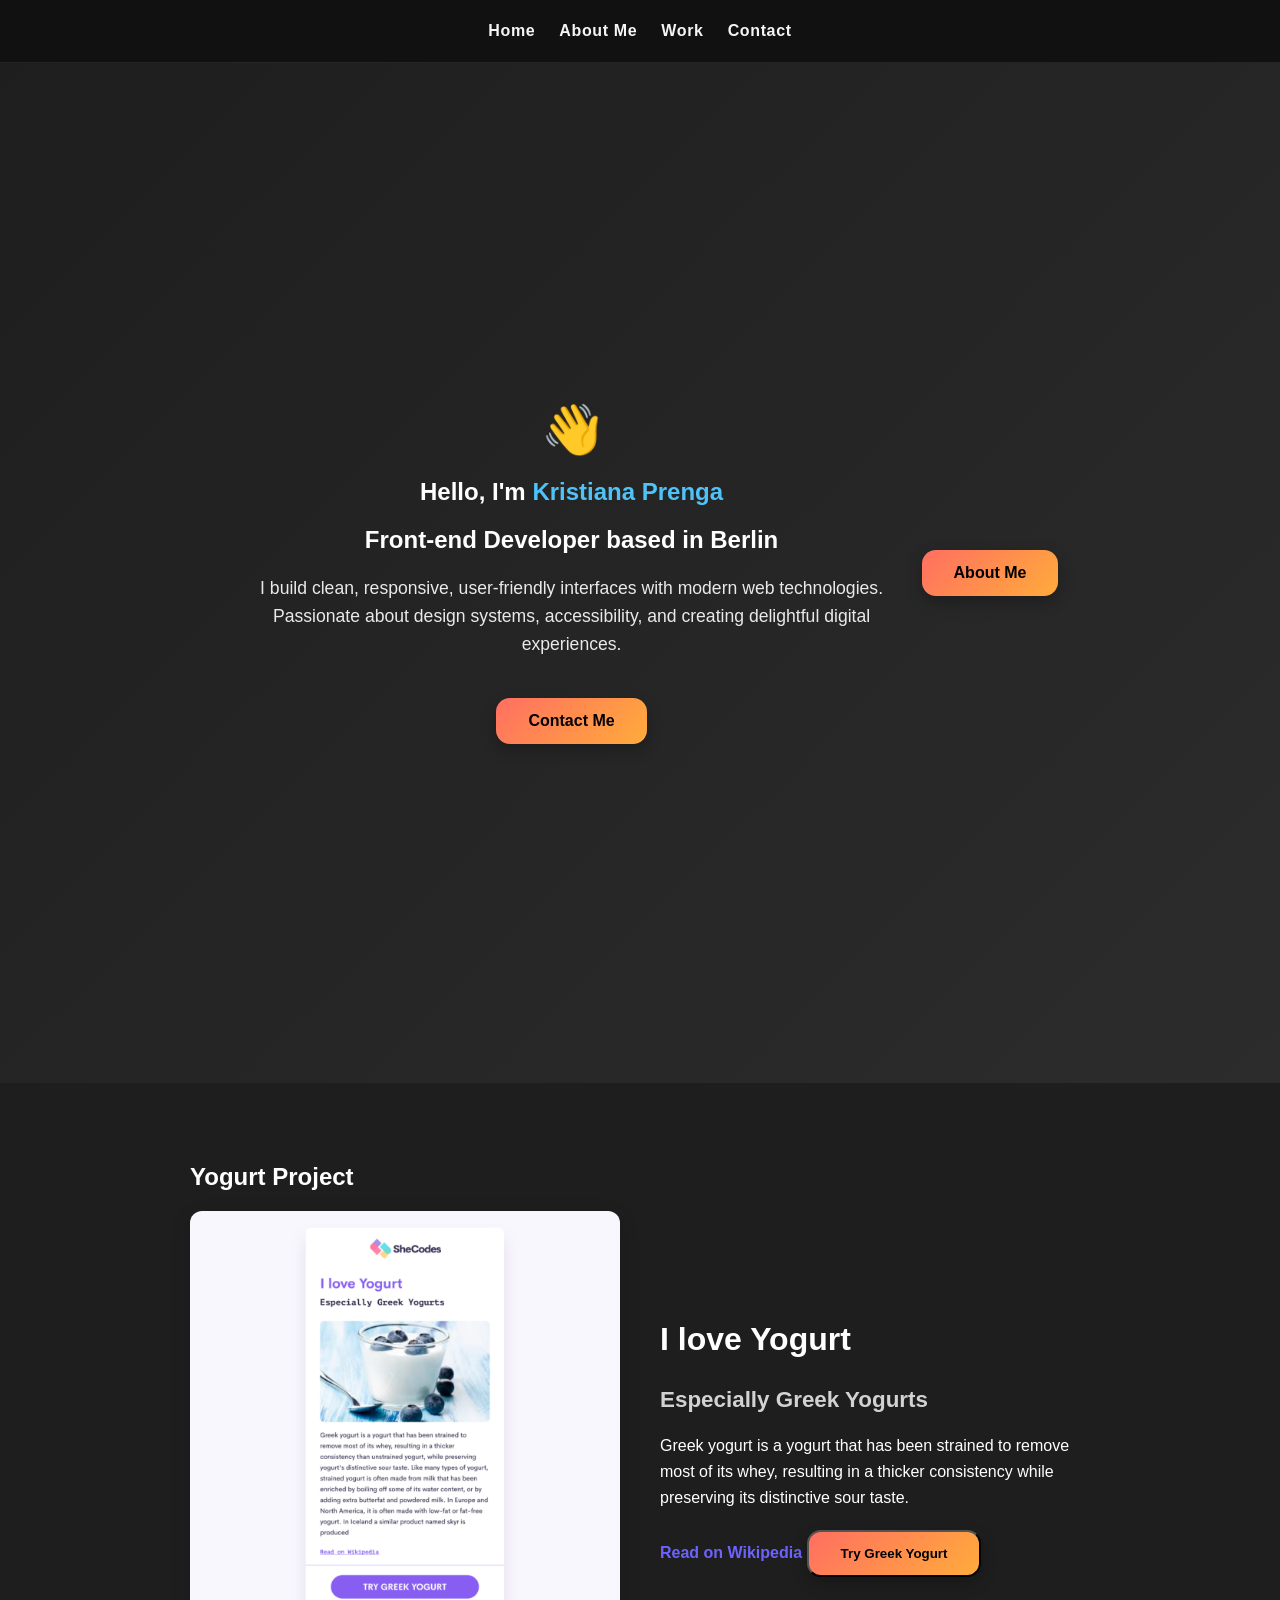
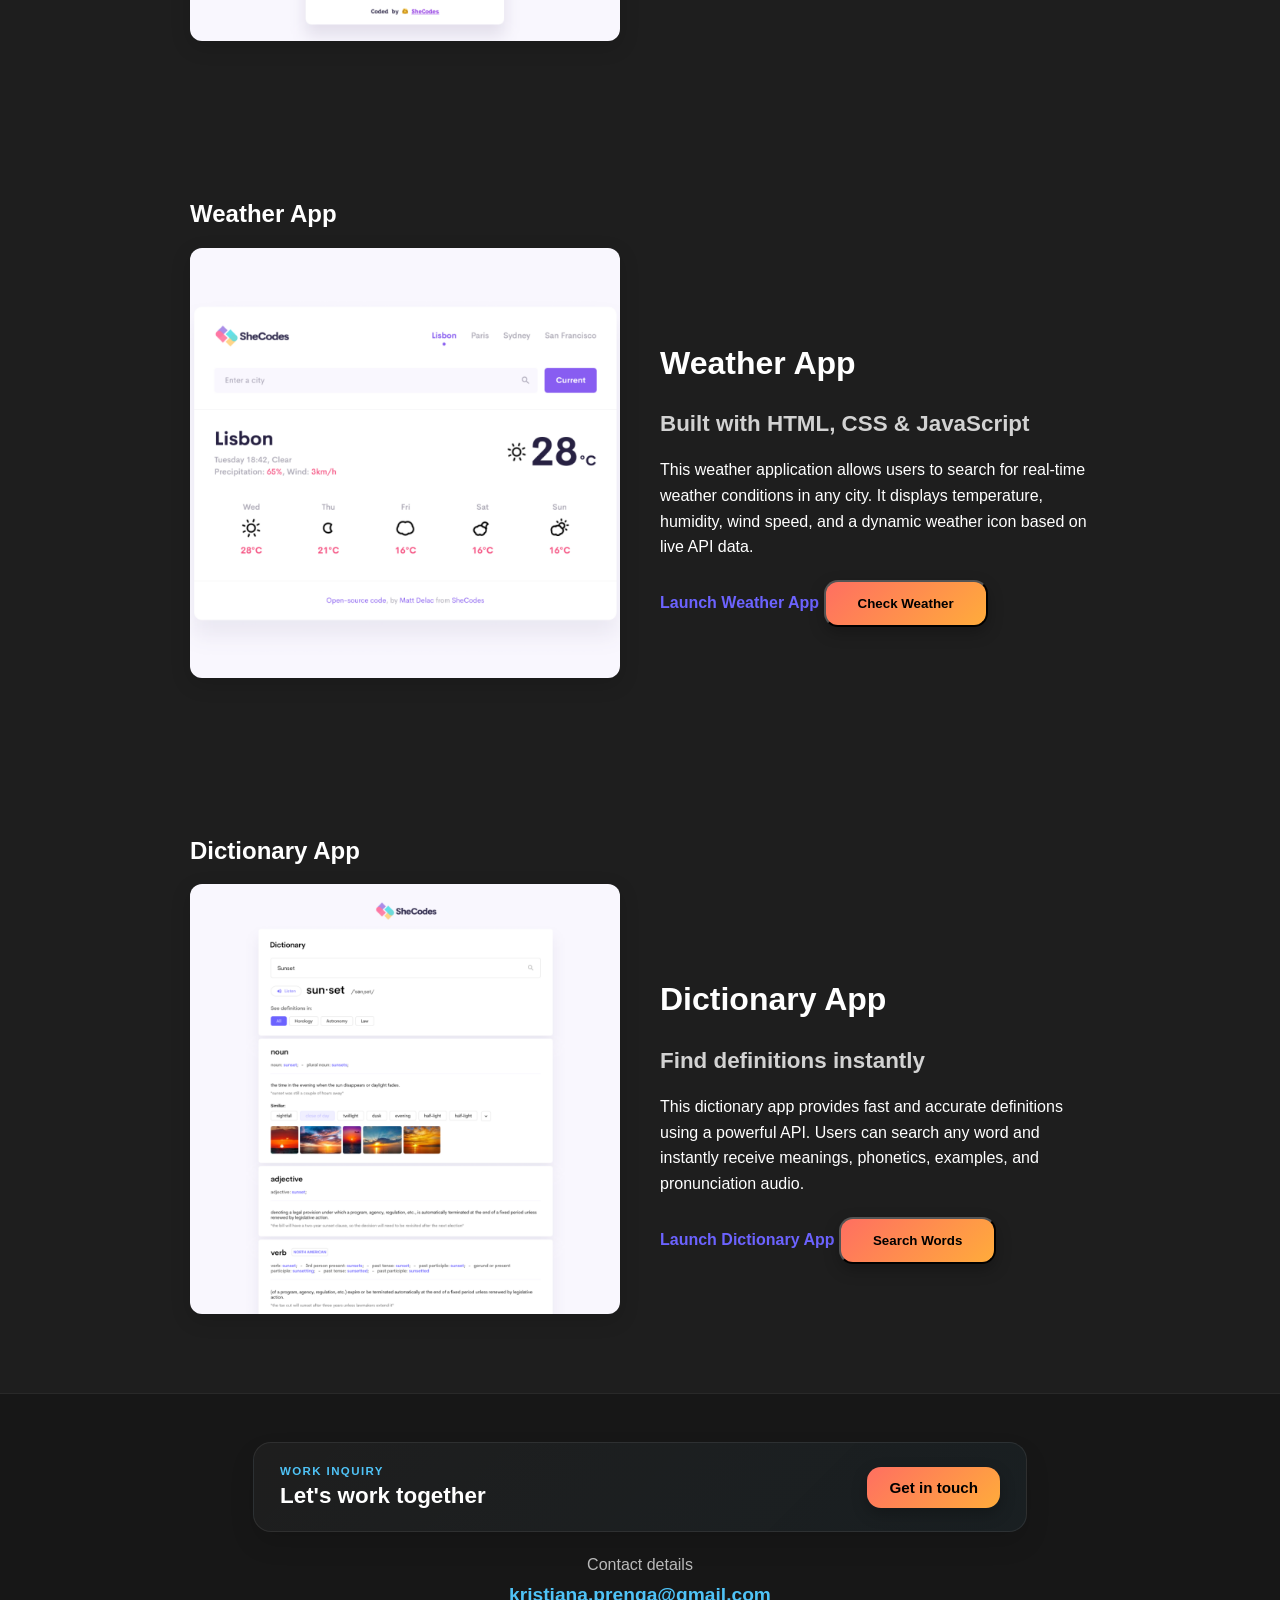
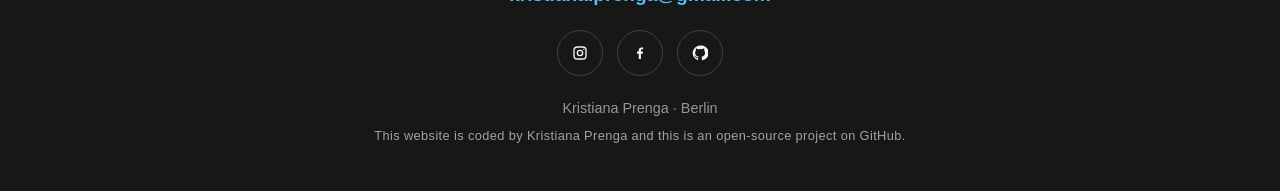
<file: index.html>
<!doctype html>
<html lang="en">
  <head>
    <meta charset="UTF-8" />
    <link rel="stylesheet" href="./style.css" />
    <meta name="viewport" content="width=device-width, initial-scale=1.0" />
  </head>
  <body>
    <nav class="navbar">
      <a href="index.html" class="nav-link">Home</a>
      <a href="about.html" class="nav-link">About Me</a>
      <a href="work.html" class="nav-link">Work</a>
      <a href="contact.html" class="nav-link">Contact</a>
    </nav>

    <section class="hero">
      <div class="hero-content">
        <span class="wave">👋</span>
        <h1>Hello, I'm <span class="highlight">Kristiana Prenga</span></h1>
        <h2>Front-end Developer based in Berlin</h2>
        <p class="hero-text">
          I build clean, responsive, user‑friendly interfaces with modern web
          technologies. Passionate about design systems, accessibility, and
          creating delightful digital experiences.
        </p>

        <a href="contact.html" class="btn-primary">Contact Me</a>
      </div>

      <a href="about.html" class="btn-primary">About Me</a>
    </section>

    <section class="project">
      <h2 class="text-center">Yogurt Project</h2>

      <div class="project-grid">
        <div class="project-image">
          <img src="images/yogurt.png" class="img-fluid" alt="" />
        </div>

        <div class="project-text">
          <h3>I love Yogurt</h3>
          <h4>Especially Greek Yogurts</h4>

          <p>
            Greek yogurt is a yogurt that has been strained to remove most of
            its whey, resulting in a thicker consistency while preserving its
            distinctive sour taste.
          </p>

          <a
            href="https://en.wikipedia.org/wiki/Strained_yogurt"
            class="learn-more"
            >Read on Wikipedia</a
          >

          <button class="btn-primary">Try Greek Yogurt</button>
        </div>
      </div>
    </section>

    <section class="project">
      <h2 class="text-center">Weather App</h2>

      <div class="project-grid">
        <div class="project-image">
          <img src="images/weather.png" class="img-fluid" alt="" />
        </div>

        <div class="project-text">
          <h3>Weather App</h3>
          <h4>Built with HTML, CSS & JavaScript</h4>

          <p>
            This weather application allows users to search for real‑time
            weather conditions in any city. It displays temperature, humidity,
            wind speed, and a dynamic weather icon based on live API data.
          </p>

          <a href="#" class="learn-more">Launch Weather App</a>
          <button class="btn-primary">Check Weather</button>
        </div>
      </div>
    </section>

    <section class="project">
      <h2 class="text-center">Dictionary App</h2>

      <div class="project-grid">
        <div class="project-image">
          <img src="images/dictionary.png" class="img-fluid" alt="" />
        </div>

        <div class="project-text">
          <h3>Dictionary App</h3>
          <h4>Find definitions instantly</h4>

          <p>
            This dictionary app provides fast and accurate definitions using a
            powerful API. Users can search any word and instantly receive
            meanings, phonetics, examples, and pronunciation audio.
          </p>

          <a href="#" class="learn-more">Launch Dictionary App</a>
          <button class="btn-primary">Search Words</button>
        </div>
      </div>
    </section>

    <footer class="site-footer" id="contact">
      <div class="contact-box">
        <div class="contact-info">
          <p class="contact-kicker">Work Inquiry</p>
          <h4>Let's work together</h4>
        </div>
        <a
          class="btn-primary footer-button"
          href="mailto:kristiana.prenga@gmail.com"
        >
          Get in touch
        </a>
      </div>

      <p class="footer-label">Contact details</p>
      <a class="footer-email" href="mailto:kristiana.prenga@gmail.com">
        kristiana.prenga@gmail.com
      </a>

      <nav class="footer-socials" aria-label="Social media links">
        <a
          class="footer-social-link"
          href="https://www.instagram.com/aaaaa.pre.nga"
          target="_blank"
          rel="noopener noreferrer"
          aria-label="Instagram"
        >
          <svg viewBox="0 0 24 24" aria-hidden="true" focusable="false">
            <rect x="3" y="3" width="18" height="18" rx="5" />
            <circle cx="12" cy="12" r="4" />
            <circle class="social-icon-dot" cx="17.5" cy="6.5" r="1" />
          </svg>
        </a>
        <a
          class="footer-social-link"
          href="https://www.facebook.com/your-profile"
          target="_blank"
          rel="noopener noreferrer"
          aria-label="Facebook"
        >
          <svg viewBox="0 0 24 24" aria-hidden="true" focusable="false">
            <path
              d="M13.4 21v-8h2.7l.4-3.1h-3.1V8c0-.9.3-1.5 1.6-1.5h1.7V3.7c-.3 0-1.3-.1-2.4-.1-2.4 0-4.1 1.5-4.1 4.2v2.1H7.5V13h2.7v8h3.2z"
            />
          </svg>
        </a>
        <a
          class="footer-social-link"
          href="https://github.com/Kristianaprenga"
          target="_blank"
          rel="noopener noreferrer"
          aria-label="GitHub"
        >
          <svg viewBox="0 0 24 24" aria-hidden="true" focusable="false">
            <path
              d="M12 .9a11.1 11.1 0 0 0-3.5 21.6c.6.1.8-.2.8-.6v-2.1c-3.2.7-3.9-1.4-3.9-1.4-.5-1.3-1.3-1.6-1.3-1.6-1-.7.1-.7.1-.7 1.1.1 1.7 1.2 1.7 1.2 1 .1.8 2.1 3.4 1.5.1-.7.4-1.2.7-1.5-2.6-.3-5.3-1.3-5.3-5.9 0-1.3.5-2.3 1.2-3.1-.1-.3-.5-1.5.1-3.1 0 0 1-.3 3.2 1.2a11 11 0 0 1 5.8 0C17.2 5 18.2 5.3 18.2 5.3c.6 1.6.2 2.8.1 3.1.8.8 1.2 1.8 1.2 3.1 0 4.6-2.8 5.6-5.4 5.9.4.3.8 1 .8 2v2.9c0 .4.2.7.8.6A11.1 11.1 0 0 0 12 .9z"
            />
          </svg>
        </a>
      </nav>

      <p class="footer-credit">Kristiana Prenga · Berlin</p>
      <p class="footer-attribution">
        This website is coded by Kristiana Prenga and this is an open-source
        project on GitHub.
      </p>
    </footer>
  </body>
</html>
</file>
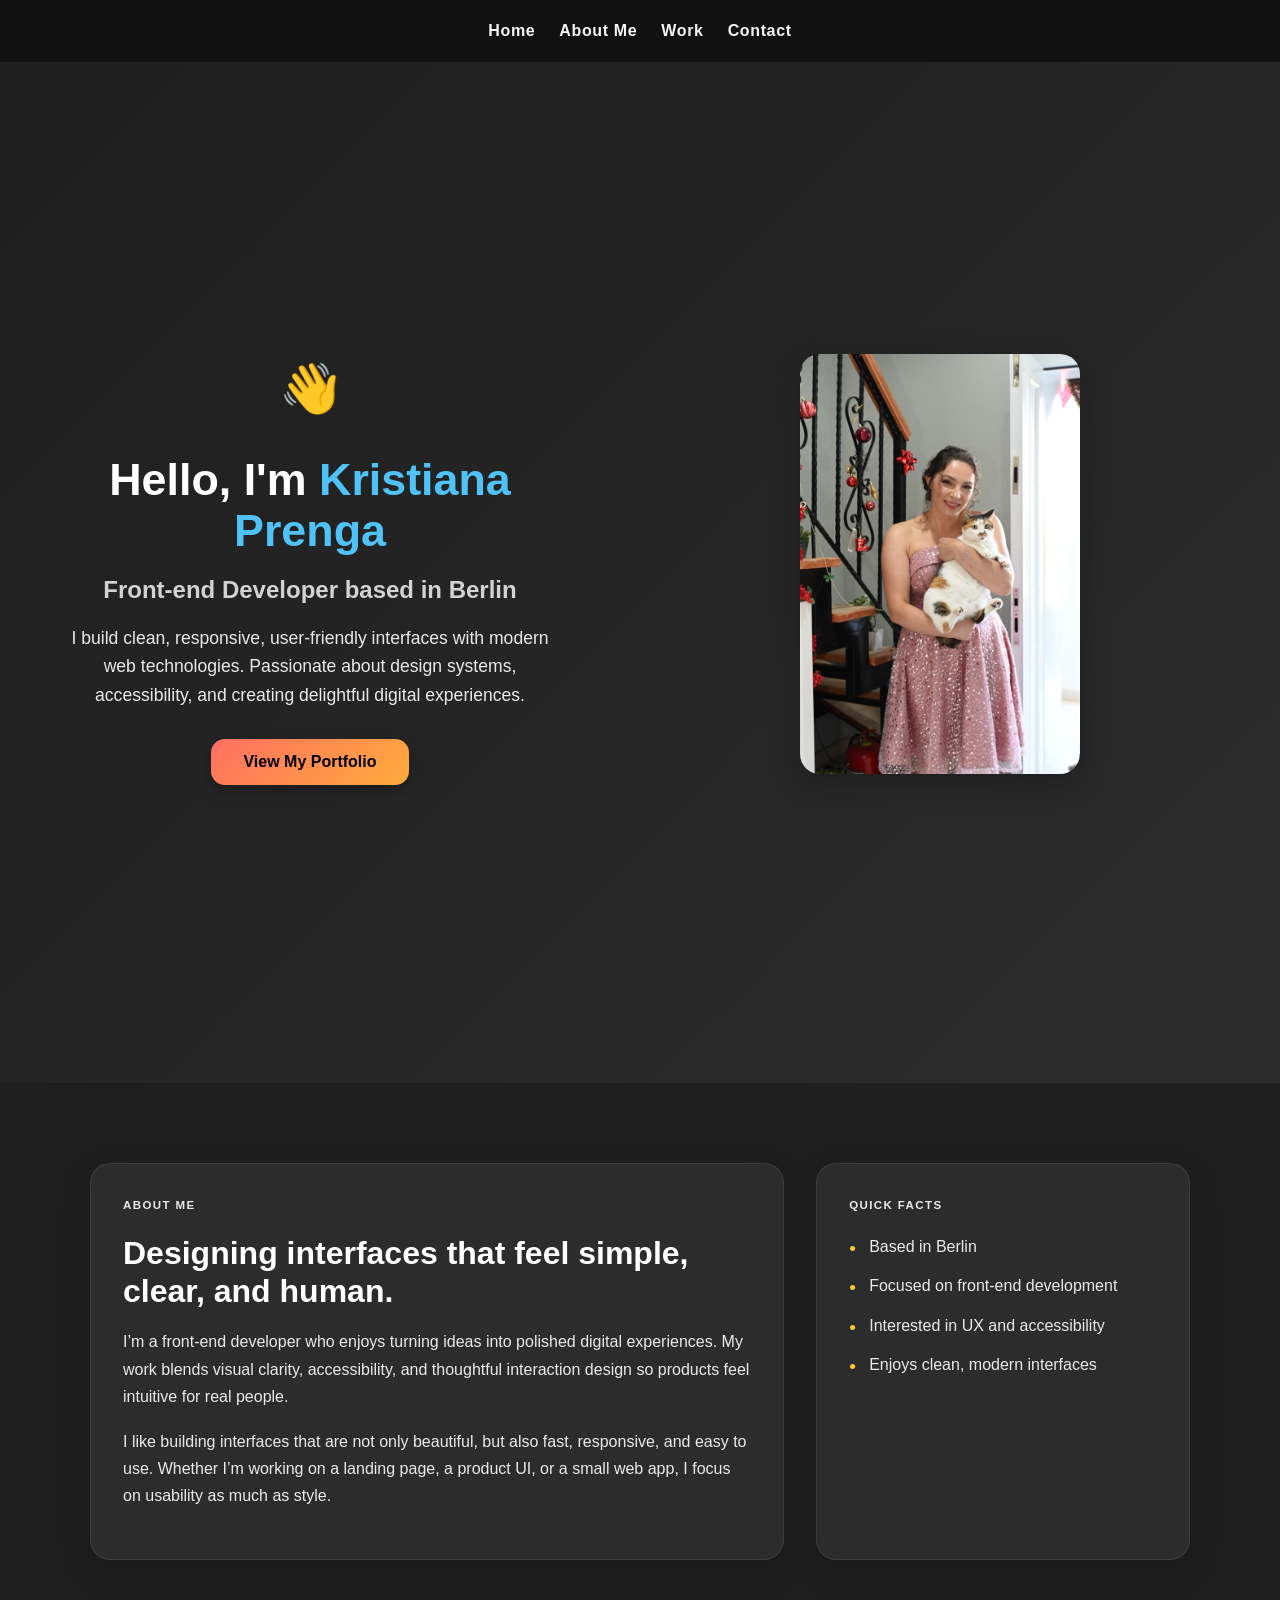
<file: about.html>
<!doctype html>
<html lang="en">
  <head>
    <meta charset="UTF-8" />
    <meta name="viewport" content="width=device-width, initial-scale=1.0" />
    <title>Kristiana Prenga – Portfolio</title>
    <link rel="stylesheet" href="./style.css" />
  </head>

  <body>
    <nav class="navbar">
      <a href="index.html" class="nav-link">Home</a>
      <a href="about.html" class="nav-link">About Me</a>
      <a href="work.html" class="nav-link">Work</a>
      <a href="contact.html" class="nav-link">Contact</a>
    </nav>

    <section class="hero hero-secondary">
      <div class="hero-content">
        <span class="wave">👋</span>
        <h1>Hello, I'm <span class="highlight">Kristiana Prenga</span></h1>
        <h2>Front-end Developer based in Berlin</h2>

        <p class="hero-text">
          I build clean, responsive, user‑friendly interfaces with modern web
          technologies. Passionate about design systems, accessibility, and
          creating delightful digital experiences.
        </p>

        <a href="index.html" class="btn-primary">View My Portfolio</a>
      </div>

      <div class="hero-image">
        <img src="images/pic10.png" class="img-fluid" alt="Kristiana Prenga" />
      </div>
    </section>

    <section class="about-section">
      <div class="about-grid">
        <div class="about-card">
          <p class="eyebrow">About me</p>
          <h3>Designing interfaces that feel simple, clear, and human.</h3>
          <p>
            I’m a front-end developer who enjoys turning ideas into polished
            digital experiences. My work blends visual clarity, accessibility,
            and thoughtful interaction design so products feel intuitive for
            real people.
          </p>
          <p>
            I like building interfaces that are not only beautiful, but also
            fast, responsive, and easy to use. Whether I’m working on a landing
            page, a product UI, or a small web app, I focus on usability as much
            as style.
          </p>
        </div>

        <div class="about-card">
          <p class="eyebrow">Quick facts</p>
          <ul class="about-list">
            <li>Based in Berlin</li>
            <li>Focused on front-end development</li>
            <li>Interested in UX and accessibility</li>
            <li>Enjoys clean, modern interfaces</li>
          </ul>
        </div>
      </div>
    </section>
  </body>
</html>
</file>
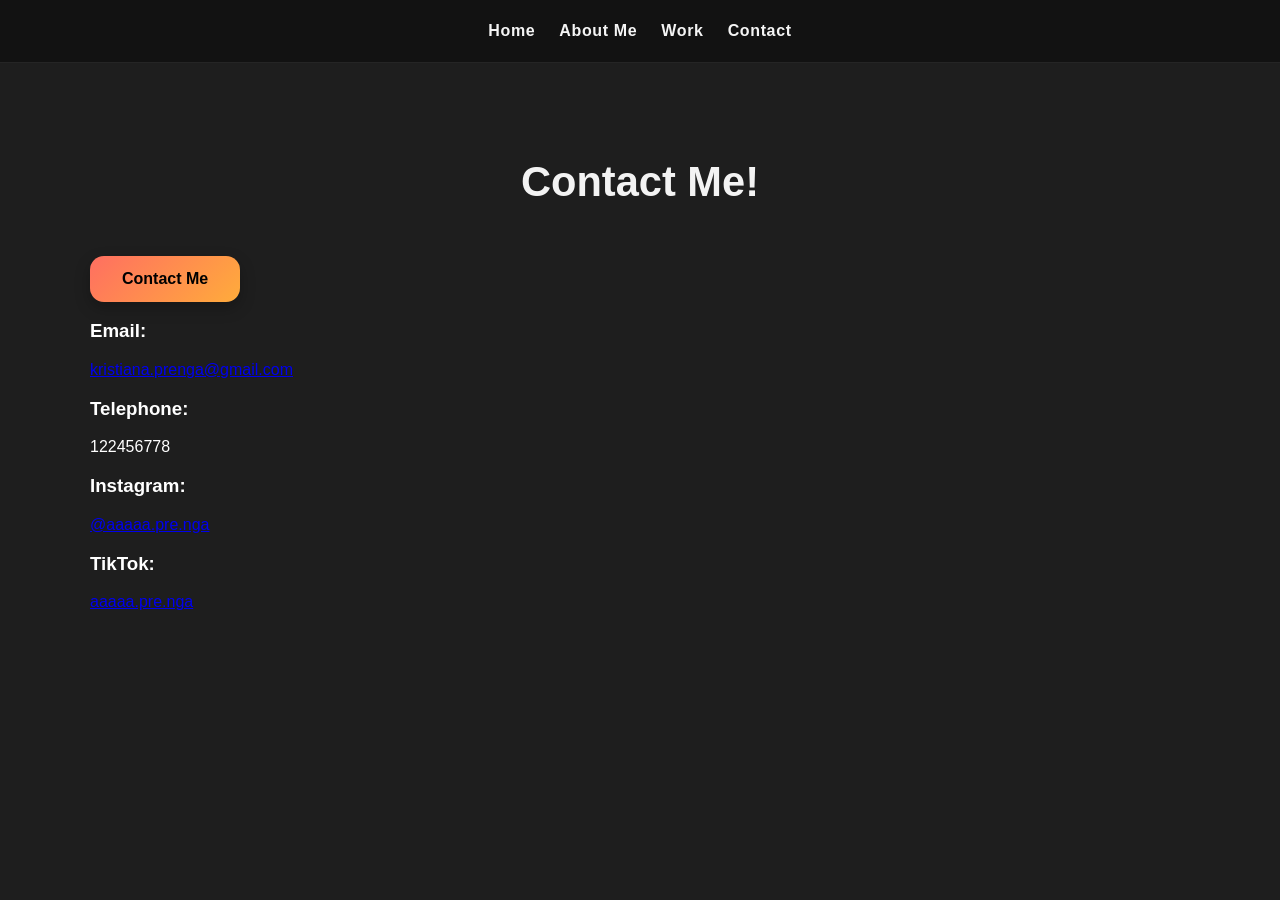
<file: contact.html>
<!DOCTYPE html>
<html lang="en">
<head>
    <meta charset="UTF-8">
    <meta name="viewport" content="width=device-width, initial-scale=1.0">
    <title>Kristiana Prenga – Portfolio</title>
    <link rel="stylesheet" href="./style.css">
</head>

<body>
    <nav class="navbar">
        <a href="index.html" class="nav-link">Home</a>
        <a href="about.html" class="nav-link">About Me</a>
        <a href="work.html" class="nav-link">Work</a>
        <a href="contact.html" class="nav-link">Contact</a>
    </nav>

    <section class="work-page">
        <h1 class="mb-4">Contact Me!</h1>
        <a href="contact.html" class="btn-primary">Contact Me</a>

        <h3>Email:</h3>
        <p>
            <a href="mailto:kristiana.prenga@gmail.com">kristiana.prenga@gmail.com</a>
        </p>
        <h3>Telephone:
        </h3>
        <p>122456778</p>
          <h3>Instagram:</h3>
        <p>
            <a href="https://www.instagram.com/aaaaa.pre.nga" target="_blank">@aaaaa.pre.nga</a>
        </p>
          <h3>TikTok:</h3>
        <p>
            <a href="https://www.tiktok.com/@aaaaa.pre.nga" target="_blank">aaaaa.pre.nga</a>
        </p>
        </section>
        </body>
        </html>
</file>
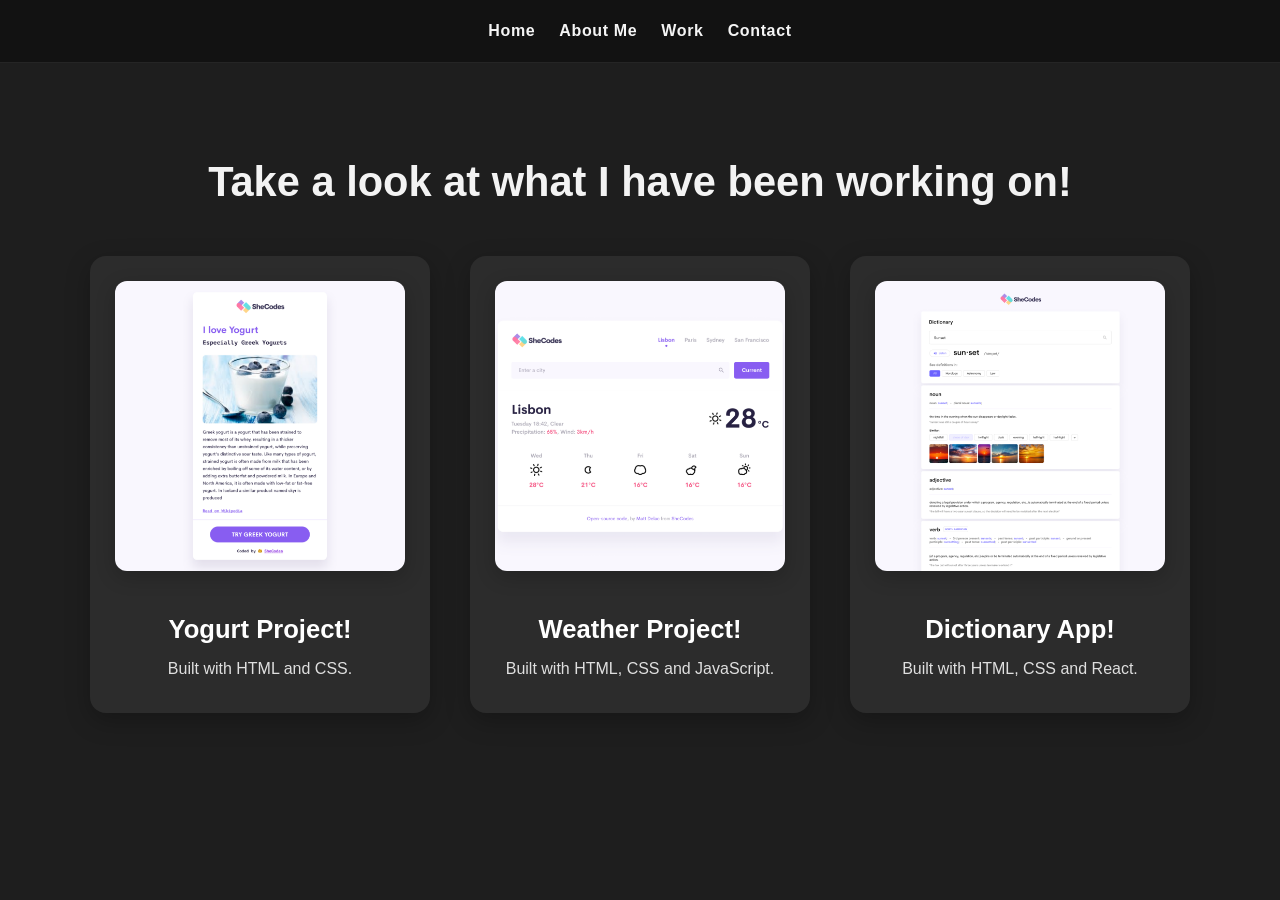
<file: work.html>
<!DOCTYPE html>
<html lang="en">
<head>
    <meta charset="UTF-8">
    <meta name="viewport" content="width=device-width, initial-scale=1.0">
    <title>Kristiana Prenga – Portfolio</title>
    <link rel="stylesheet" href="./style.css">
</head>

<body>
    <nav class="navbar">
        <a href="index.html" class="nav-link">Home</a>
        <a href="about.html" class="nav-link">About Me</a>
        <a href="work.html" class="nav-link">Work</a>
        <a href="contact.html" class="nav-link">Contact</a>
    </nav>

    <section class="work-page">
        <h1 class="mb-4">Take a look at what I have been working on!</h1>

        <div class="row">

            <div class="col-md-6 mb-4">
                <img src="images/yogurt.png" class="img-fluid mb-3" alt="">
                <h3 class="text-center m-0">Yogurt Project!</h3>
                <p class="text-center text-muted">Built with HTML and CSS.</p>
            </div>

            <div class="col-md-6 mb-4">
                <img src="images/weather.png" class="img-fluid mb-3" alt="">
                <h3 class="text-center m-0">Weather Project!</h3>
                <p class="text-center text-muted">Built with HTML, CSS and JavaScript.</p>
            </div>

            <div class="col-md-6 mb-4">
                <img src="images/dictionary.png" class="img-fluid mb-3" alt="">
                <h3 class="text-center m-0">Dictionary App!</h3>
                <p class="text-center text-muted">Built with HTML, CSS and React.</p>
            </div>

        </div>
    </section>
</body>

</html>
</file>
<file: style.css>
/* -------------------------------------------------
   GLOBAL HERO SECTION
---------------------------------------------------*/
.hero {
    min-height: 100vh;
    display: flex;
    align-items: center;
    justify-content: center;
    padding: 60px 20px;
    background: linear-gradient(135deg, #1e1e1e, #2c2c2c);
    color: #fff;
    text-align: center;
    font-family: "Inter", sans-serif;
}

body {
    margin: 0;
    background: #1e1e1e;
    color: #fff;
    font-family: "Inter", sans-serif;
}

.navbar {
    display: flex;
    justify-content: center;
    align-items: center;
    gap: 24px;
    padding: 22px 20px;
    background: rgba(17, 17, 17, 0.95);
    border-bottom: 1px solid rgba(255, 255, 255, 0.08);
    position: sticky;
    top: 0;
    z-index: 10;
}

.nav-link {
    color: #f5f5f5;
    text-decoration: none;
    font-weight: 600;
    letter-spacing: 0.04em;
    transition: color 0.3s ease, transform 0.3s ease;
}

.nav-link:hover {
    color: #4fc3f7;
    transform: translateY(-1px);
}

.hero-content {
    max-width: 700px;
}

/* Wave animation */
.wave {
    font-size: 3rem;
    display: inline-block;
    animation: wave 1.5s infinite;
}

@keyframes wave {

    0%,
    100% {
        transform: rotate(0deg);
    }

    50% {
        transform: rotate(20deg);
    }
}

.highlight {
    color: #4fc3f7;
}

.hero-text {
    margin: 20px 0 40px;
    font-size: 1.1rem;
    line-height: 1.6;
    opacity: 0.9;
}

/* -------------------------------------------------
   BUTTON
---------------------------------------------------*/
.btn-primary {
    background: linear-gradient(135deg, #ff6f61, #ffca28, #4fc3f7);
    background-size: 300% 300%;
    color: #000;
    padding: 14px 32px;
    border-radius: 14px;
    font-weight: 700;
    text-decoration: none;
    transition: 0.4s ease;
    display: inline-block;
    box-shadow: 0 6px 15px rgba(0, 0, 0, 0.25);
    animation: rainbowMove 6s ease infinite;
}

@keyframes rainbowMove {
    0% {
        background-position: 0% 50%;
    }

    50% {
        background-position: 100% 50%;
    }

    100% {
        background-position: 0% 50%;
    }
}

.btn-primary:hover {
    transform: scale(1.12) rotate(1deg);
    box-shadow: 0 10px 25px rgba(0, 0, 0, 0.35);
}

/* -------------------------------------------------
   PROJECT SECTION (index.html)
---------------------------------------------------*/
.project {
    padding: 60px 20px;
    max-width: 900px;
    margin: 0 auto;
}

.project-grid {
    display: grid;
    grid-template-columns: 1fr 1fr;
    gap: 40px;
    align-items: center;
}

.project-image img {
    width: 100%;
    border-radius: 12px;
    box-shadow: 0 6px 20px rgba(0, 0, 0, 0.15);
}

.project-text h3 {
    font-size: 2rem;
    margin-bottom: 10px;
}

.project-text h4 {
    font-size: 1.4rem;
    margin-bottom: 20px;
    opacity: 0.8;
}

.project-text p {
    line-height: 1.6;
    margin-bottom: 20px;
}

.learn-more {
    display: inline-block;
    margin-bottom: 20px;
    color: #6c63ff;
    text-decoration: none;
    font-weight: bold;
}

/* -------------------------------------------------
   SECOND PAGE HERO (about.html)
---------------------------------------------------*/
.hero-secondary {
    min-height: 100vh;
    display: grid;
    grid-template-columns: 1fr 1fr;
    align-items: center;
    padding: 60px;
    gap: 40px;
    background: linear-gradient(135deg, #1e1e1e, #2c2c2c);
    color: #fff;
}

.hero-secondary .hero-content {
    max-width: 500px;
}

.hero-secondary .hero-image img {
    width: 280px;
    border-radius: 20px;
    box-shadow: 0 10px 30px rgba(0, 0, 0, 0.25);
    object-fit: cover;
    justify-self: end;
    transition: 0.4s ease;
}

.hero-secondary .hero-image img:hover {
    transform: scale(1.1);
}

.hero-secondary h1 {
    font-size: 2.8rem;
    margin-bottom: 10px;
}

.hero-secondary h2 {
    font-size: 1.5rem;
    opacity: 0.8;
    margin-bottom: 20px;
}

.hero-secondary .hero-text {
    margin-bottom: 30px;
    line-height: 1.6;
    opacity: 0.9;
}

.about-section {
    padding: 80px 20px 100px;
    max-width: 1100px;
    margin: 0 auto;
}

.about-grid {
    display: grid;
    grid-template-columns: 1.3fr 0.7fr;
    gap: 32px;
    align-items: stretch;
}

.about-card {
    background: #2c2c2c;
    border: 1px solid rgba(255, 255, 255, 0.08);
    border-radius: 20px;
    padding: 32px;
    box-shadow: 0 12px 30px rgba(0, 0, 0, 0.18);
}

.eyebrow {
    margin: 0 0 12px;
    color: #4fc3f7;
    text-transform: uppercase;
    letter-spacing: 0.12em;
    font-size: 0.72rem;
    font-weight: 700;
}

.about-card h3 {
    font-size: 2rem;
    margin: 0 0 18px;
    line-height: 1.2;
}

.about-card p {
    line-height: 1.7;
    color: rgba(255, 255, 255, 0.9);
    margin-bottom: 18px;
}

.about-list {
    list-style: none;
    margin: 0;
    padding: 0;
    display: grid;
    gap: 14px;
}

.about-list li {
    position: relative;
    padding-left: 20px;
    color: rgba(255, 255, 255, 0.9);
    line-height: 1.6;
}

.about-list li::before {
    content: "•";
    position: absolute;
    left: 0;
    color: #ffca28;
    font-size: 1.2rem;
}

/* -------------------------------------------------
   WORK PAGE (work.html)
---------------------------------------------------*/
.work-page {
    padding: 60px 20px;
    max-width: 1100px;
    margin: 0 auto;
    color: #fff;
    font-family: "Inter", sans-serif;
}

.work-page h1 {
    text-align: center;
    font-size: 2.6rem;
    margin-bottom: 50px;
    opacity: 0.95;
}

/* Grid layout */
.row {
    display: grid;
    grid-template-columns: repeat(auto-fit, minmax(320px, 1fr));
    gap: 40px;
}

/* Project card */
.col-md-6 {
    background: #2c2c2c;
    padding: 25px;
    border-radius: 16px;
    text-align: center;
    box-shadow: 0 8px 25px rgba(0, 0, 0, 0.25);
    transition: 0.35s ease;
}

.col-md-6:hover {
    transform: translateY(-8px);
    box-shadow: 0 12px 35px rgba(0, 0, 0, 0.35);
}

/* Images */
.img-fluid {
    width: 100%;
    border-radius: 12px;
    margin-bottom: 15px;
    box-shadow: 0 6px 20px rgba(0, 0, 0, 0.2);
}

/* Titles */
.col-md-6 h3 {
    font-size: 1.6rem;
    margin-bottom: 8px;
}

/* Descriptions */
.text-muted {
    opacity: 0.85;
    font-size: 1rem;
    margin-bottom: 10px;
}

.site-footer {
    padding: 48px 20px;
    text-align: center;
    background: #171717;
    border-top: 1px solid rgba(255, 255, 255, 0.08);
}

.contact-box {
    display: flex;
    align-items: center;
    justify-content: space-between;
    gap: 20px;
    max-width: 720px;
    margin: 0 auto 24px;
    padding: 22px 26px;
    border: 1px solid rgba(255, 255, 255, 0.08);
    border-radius: 18px;
    background: linear-gradient(135deg, rgba(255, 255, 255, 0.03), rgba(79, 195, 247, 0.05));
    box-shadow: 0 12px 25px rgba(0, 0, 0, 0.12);
}

.contact-info {
    text-align: left;
}

.contact-kicker {
    margin: 0 0 6px;
    color: #4fc3f7;
    font-size: 0.72rem;
    letter-spacing: 0.12em;
    text-transform: uppercase;
    font-weight: 700;
}

.contact-box h4 {
    margin: 0;
    font-size: 1.4rem;
}

.footer-button {
    white-space: nowrap;
    padding: 12px 22px;
    font-size: 0.95rem;
}

.footer-label {
    margin: 0 0 10px;
    color: rgba(255, 255, 255, 0.7);
}

.footer-email {
    color: #4fc3f7;
    font-size: 1.2rem;
    font-weight: 700;
    text-decoration: none;
}

.footer-email:hover {
    text-decoration: underline;
}

.footer-socials {
    display: flex;
    justify-content: center;
    gap: 14px;
    margin: 24px 0;
}

.footer-social-link {
    display: grid;
    place-items: center;
    width: 44px;
    aspect-ratio: 1;
    color: #f5f5f5;
    border: 1px solid rgba(255, 255, 255, 0.18);
    border-radius: 50%;
    transition: color 0.2s ease, border-color 0.2s ease, transform 0.2s ease;
}

.footer-social-link:hover,
.footer-social-link:focus-visible {
    color: #4fc3f7;
    border-color: #4fc3f7;
    transform: translateY(-3px);
}

.footer-social-link svg {
    width: 16px;
    height: 16px;
    fill: currentColor;
}

.footer-social-link:first-child svg {
    fill: none;
    stroke: currentColor;
    stroke-width: 2;
}

.footer-social-link:first-child .social-icon-dot {
    fill: currentColor;
    stroke: none;
}

.footer-social-link:focus-visible {
    outline: 2px solid #ffca28;
    outline-offset: 3px;
}

.footer-credit {
    margin: 18px 0 0;
    color: rgba(255, 255, 255, 0.55);
    font-size: 0.9rem;
}

.footer-attribution {
    margin: 12px 0 0;
    color: rgba(255, 255, 255, 0.6);
    font-size: 0.8rem;
    letter-spacing: 0.03em;
}

@media (max-width: 700px) {
    .navbar {
        flex-wrap: wrap;
        gap: 12px 18px;
        padding: 18px 16px;
    }

    .hero {
        padding: 90px 20px 60px;
    }

    .hero-secondary {
        grid-template-columns: 1fr;
        padding: 40px 20px;
    }

    .project-grid,
    .about-grid {
        grid-template-columns: 1fr;
    }
}
</file>
